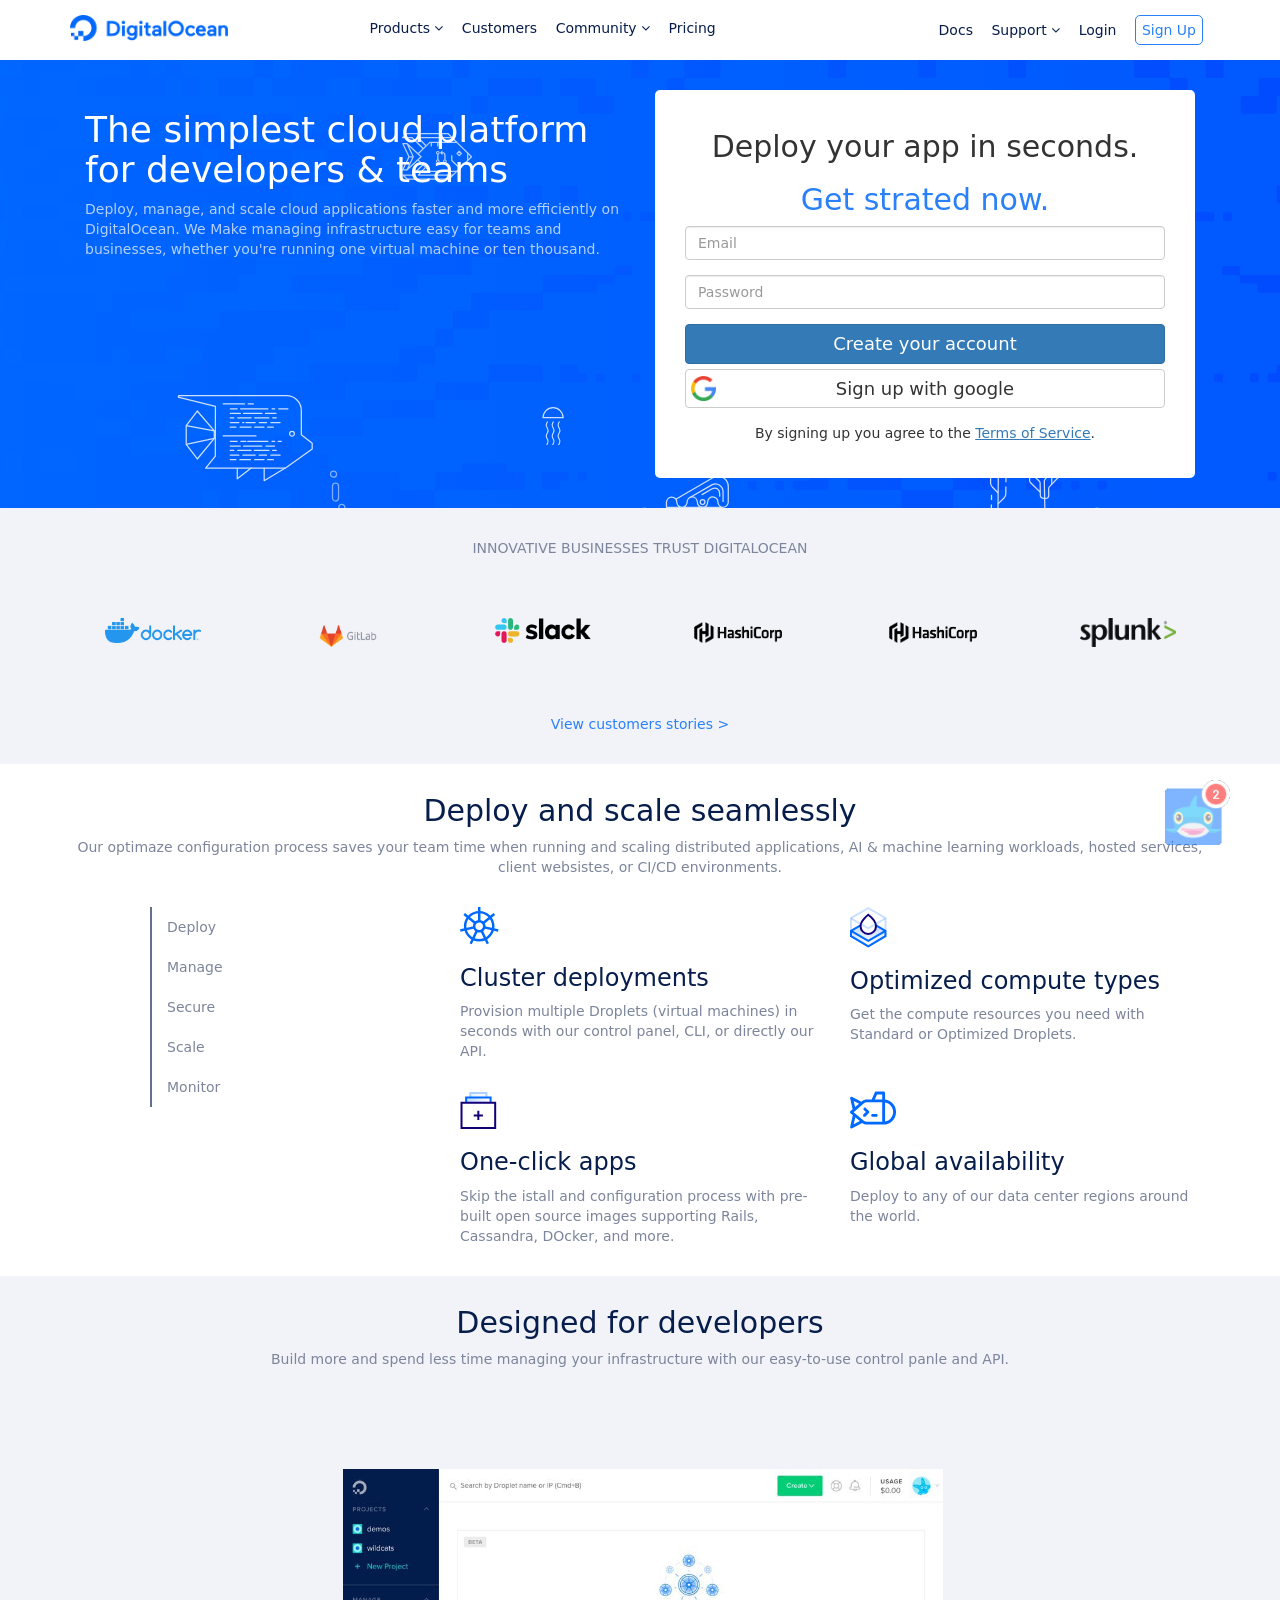
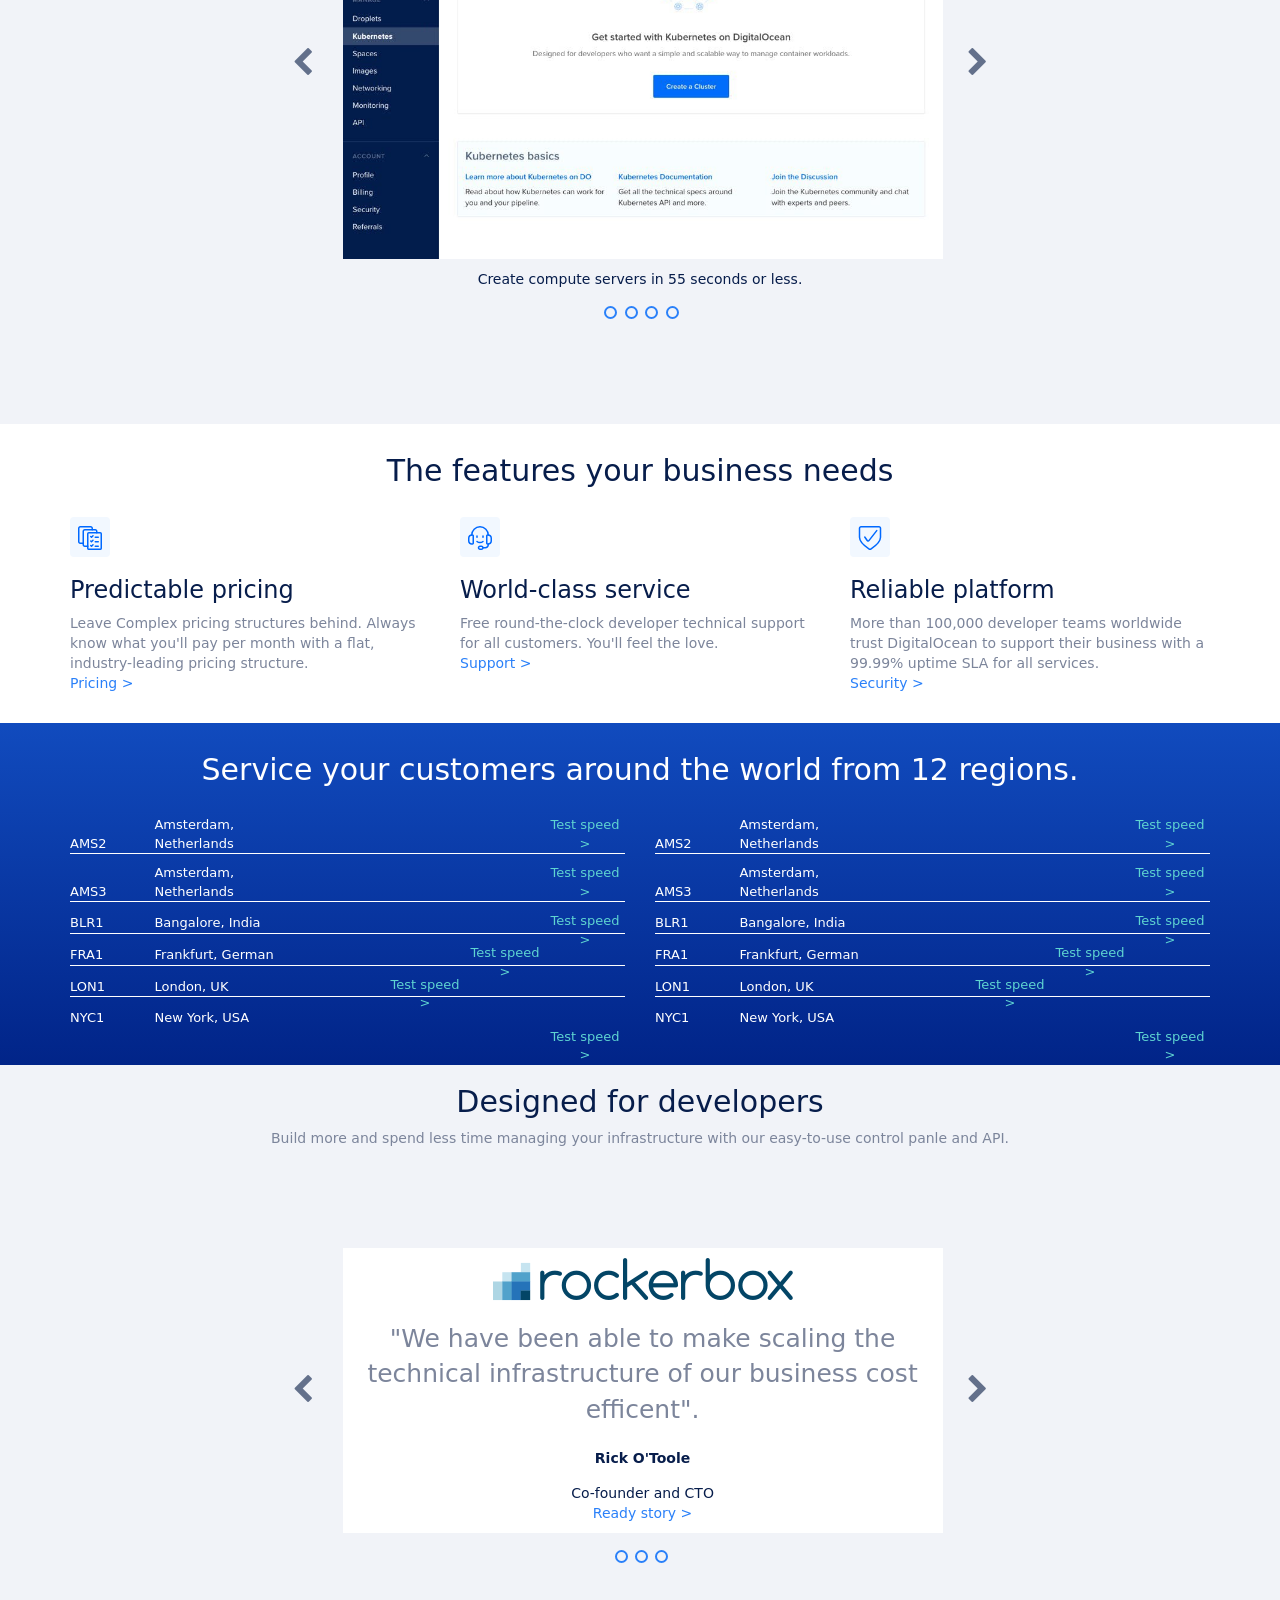
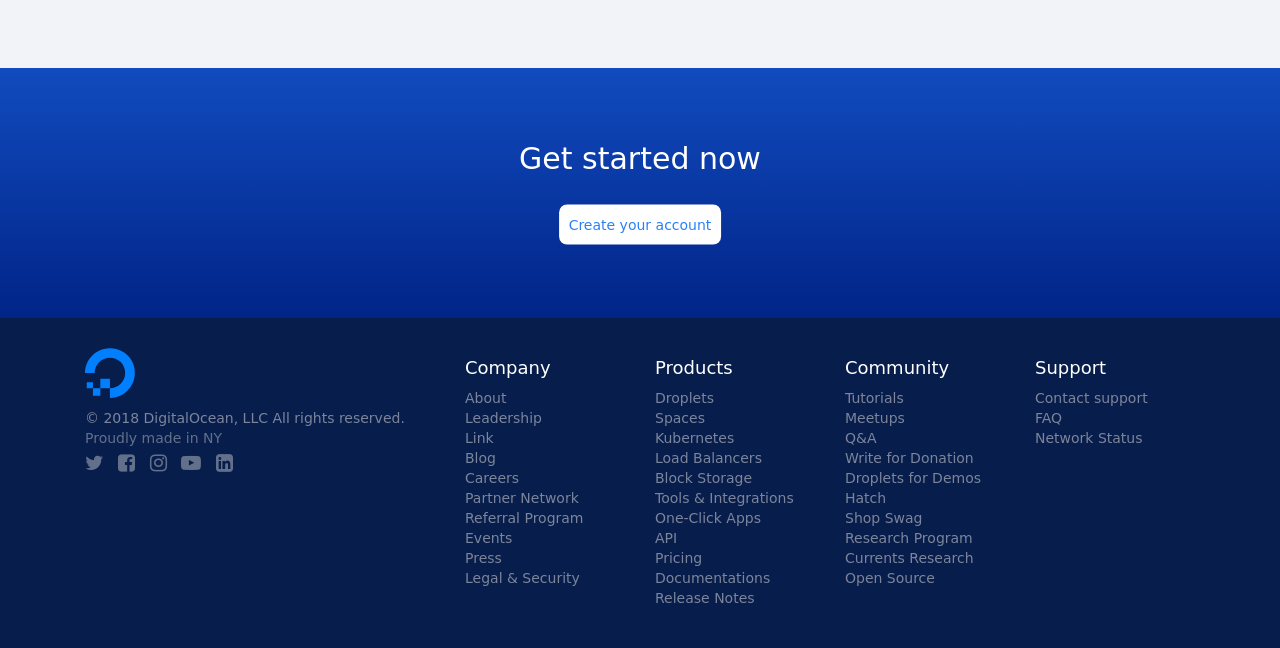
<file: digitalocean/index.html>
<!DOCTYPE html>
<html lang="en" dir="ltr">
  <head>
    <meta charset="utf-8">
    <meta name="viewport" content="width=device-width, initial-scale=1">
    <title>DigitalOceanDC</title>
    <link rel="stylesheet" href="https://stackpath.bootstrapcdn.com/bootstrap/3.4.1/css/bootstrap.min.css" integrity="sha384-HSMxcRTRxnN+Bdg0JdbxYKrThecOKuH5zCYotlSAcp1+c8xmyTe9GYg1l9a69psu" crossorigin="anonymous">
    <link rel="stylesheet" href="https://cdnjs.cloudflare.com/ajax/libs/font-awesome/4.7.0/css/font-awesome.min.css">
    <link rel="stylesheet" href="css/style.css">
  </head>
  <body>
    <!-- NAVBAR -->
    <nav class="safe-width">
      <div class="container">
        <div class="row nav-row">
          <!-- logo -->
          <div class="nav-logo col-xs-3">
            <a href="#logocliccabile">
              <img src="img/digitalocean/nav-logo.png" alt="">
            </a>
          </div>
          <!-- end logo -->
          <!-- nav left -->
          <ul class="nav-left col-md-5 hidden-xs hidden-sm font-darkblue">
            <li>
              Products
              <i class="fa fa-angle-down" aria-hidden="true"></i>
            </li>
            <li>Customers</li>
            <li>
              Community
              <i class="fa fa-angle-down" aria-hidden="true"></i>
            </li>
            <li>Pricing</li>
          </ul>
          <!-- end nav left -->
          <!-- nav right -->
          <ul class="nav-right text-right col-md-4  hidden-xs hidden-sm font-darkblue ">
            <li>Docs</li>
            <li>
              Support
              <i class="fa fa-angle-down" aria-hidden="true"></i>
            </li>
            <li>Login</li>
            <li>
              <button type="button" class="button-white">Sign Up</button>
            </li>
          </ul>
          <!-- end nav right -->
          <!-- hamburger menu -->
          <div class="nav-right nav-hamburger-menu col-xs-1 visible-xs-inline-block visible-sm-inline-block">
            <div class="hamburger-icon ">
              <i class="fa fa-bars" aria-hidden="true"></i>
            </div>
          </div>
          <!-- end hamburger menu -->
        </div>
      </div>
    </nav>
    <!-- END NAVBAR -->
    <!-- JUMBOTRON -->
    <div class="bg-jumbotron safe-width">
      <div class="container">
        <div class="row jumbotron-content-position">
          <!-- text section -->
          <div class="col-xs-12 col-sm-6">
            <div class="font-white">
              <h1>The simplest cloud platform for developers & teams</h1>
              <span class="font-transparent">
                Deploy, manage, and scale cloud applications faster and more efficiently on DigitalOcean. We Make managing infrastructure easy for teams and businesses, whether you're running one virtual machine or ten thousand.
              </span>
            </div>
          </div>
          <!-- end text section -->
          <!-- form section -->
          <div class="col-xs-12 col-sm-6">
            <form class="bg-color-white">
              <div class="text-center">
                <h2>Deploy your app in seconds.</h2>
                <h2 class="font-blue">Get strated now.</h2>
              </div>
              <div class="form-group">
                <input type="email" class="form-control" placeholder="Email">
              </div>
              <div class="form-group">
                <input type="password" class="form-control" placeholder="Password">
              </div>
              <button type="button" class="btn btn-primary review-button-block ">
                Create your account
              </button>
              <button type="button" class="btn btn-default  review-button-block button-icon">
                Sign up with google
              </button>
              <div class="service-terms-content text-center">
                <div>
                  By signing up you agree to the
                  <a class="text-underline">Terms of Service</a>.
                </div>
              </div>
            </form>
          </div>
          <!-- end form section -->
        </div>
      </div>
    </div>
    <!-- END JUMBOTRON -->
    <!-- CUSTOMERS LOGO SECTION-->
    <div class="customers-strip bg-color-lightgrey safe-width">
      <div class="container">
        <div class="row text-center">
          <div class="col-xs-12 margin-30px-0px">
            <span class="text-uppercase  font-gray">
              innovative businesses trust digitalocean
            </span>
          </div>
          <!-- loghi -->
          <div class="col-xs-6 col-sm-2">
            <div class="customers-logo margin-30px-0px">
              <img src="img/customers-logo/docker.png" alt="">
            </div>
          </div>
          <div class="col-xs-6 col-sm-2">
            <div class="customers-logo margin-30px-0px">
              <img src="img/customers-logo/gitlab.png" alt="">
            </div>
          </div>
          <div class="col-xs-6 col-sm-2">
            <div class="customers-logo margin-30px-0px">
              <img src="img/customers-logo/slack.png" alt="">
            </div>
          </div>
          <div class="col-xs-6 col-sm-2">
            <div class="customers-logo margin-30px-0px">
              <img src="img/customers-logo/hashicorp.png" alt="">
            </div>
          </div>
          <div class="col-xs-6 col-sm-2">
            <div class="customers-logo margin-30px-0px">
              <img src="img/customers-logo/hashicorp.png" alt="">
            </div>
          </div>
          <div class="col-xs-6 col-sm-2">
            <div class="customers-logo margin-30px-0px">
              <img src="img/customers-logo/splunk.webp" alt="">
            </div>
          </div>

          <div class="col-xs-12 margin-30px-0px">
              <a href="#customersstory" >
                <span class="font-blue link-hover">
                  View customers stories &gt;
                </span>
              </a>
          </div>
          <!-- end loghi -->
        </div>
      </div>
    </div>
    <!-- END CUSTOMERS LOGO SECTION -->
    <!-- PRODUCTS EXPLANATION SECTION-->
    <div class="product-explanation-section safe-width">
      <div class="container">
        <!-- main title and explanation -->
        <div class="margin-30px-0px text-center">
          <h2 class="font-darkblue">Deploy and scale seamlessly</h2>
          <span class="font-gray">
            Our optimaze configuration process saves your team time when running and scaling distributed applications, AI & machine learning workloads, hosted services, client websistes, or CI/CD environments.
          </span>
        </div>
        <!-- end main title and explanation -->
        <!-- macro row for nested element -->
        <div class="row">
          <!-- product specific tab -->
          <div class="col-xs-12 col-sm-4">
            <ul class="product-specifics-ul box-margin-bottom font-gray">
              <li>Deploy</li>
              <li>Manage</li>
              <li>Secure</li>
              <li>Scale</li>
              <li>Monitor</li>
            </ul>
          </div>
          <!-- end product specific tab -->
          <!-- nested total container -->
            <div class="col-xs-12 col-sm-8">
              <!-- nested first row top/left -->
              <div class="row">
                <!-- box left/top -->
                <div class="col-xs-12 col-sm-6">
                  <div class="box-margin-bottom">
                    <!-- icon -->
                    <div class="specifics-icon-container">
                      <i>
                        <img src="img/icon/helm-icon.svg" alt="">
                      </i>
                    </div>
                    <!-- end icon -->
                    <!-- text content -->
                    <div class="">
                      <h3 class="font-darkblue">Cluster deployments</h3>
                      <span class="font-gray">
                        Provision multiple Droplets (virtual machines) in seconds with our control panel, CLI, or directly our API.
                      </span>
                    </div>
                    <!-- end text content -->
                  </div>
                </div>
                <!-- end box left/top -->
                <!-- box right/bottom -->
                <div class="col-xs-12 col-sm-6">
                  <div class="box-margin-bottom">
                    <!-- icon -->
                    <div class="specifics-icon-container">
                      <i>
                        <img src="img/icon/drop-icon.svg" alt="">
                      </i>
                    </div>
                    <!-- end icon -->
                    <!-- text content -->
                    <div class="text-specifics">
                      <h3 class="font-darkblue">Optimized compute types</h3>
                      <span class="font-gray">
                        Get the compute resources you need with Standard or Optimized Droplets.
                      </span>
                    </div>
                    <!-- end text content -->
                  </div>
                </div>
                <!-- end box right/bottom -->
              </div>
              <!-- end nested first row top/left -->
              <!-- nested second row bottom/right -->
              <div class="row">
                <!-- box left/top -->
                <div class="col-xs-12 col-sm-6">
                  <div class="box-margin-bottom">
                    <!-- icon -->
                    <div class="specifics-icon-container">
                      <i>
                        <img src="img/icon/stacksplus-icon.svg" alt="">
                      </i>
                    </div>
                    <!-- end icon -->
                    <!-- text content -->
                    <div class="text-specifics">
                      <h3 class="font-darkblue">One-click apps</h3>
                      <span class="font-gray">
                        Skip the istall and configuration process with pre-built open source images supporting Rails, Cassandra, DOcker, and more.
                      </span>
                    </div>
                    <!-- end text content -->
                  </div>
                </div>
                <!-- end box left/top -->
                <!-- box right/down -->
                <div class="col-xs-12 col-sm-6">
                  <div class="box-margin-bottom">
                    <!-- icon -->
                    <div class="specifics-icon-container">
                      <i>
                        <img src="img/icon/submarine-icon.svg" alt="">
                      </i>
                    </div>
                    <!-- end icon -->
                    <!-- text content -->
                    <div class="text-specifics">
                      <h3 class="font-darkblue">Global availability</h3>
                      <span class="font-gray">
                        Deploy to any of our data center regions around the world.
                      </span>
                    </div>
                    <!-- end text content -->
                  </div>
                </div>
                <!-- box right/down -->
              </div>
              <!-- end nested second row bottom/right -->
            </div>
            <!-- end nested total container -->
        </div>
        <!-- end macro row for nested element -->
      </div>
    </div>
    <!-- END PRODUCTS EXPLANATION SECTION-->
    <!-- CAROUSEL ONE-->
    <div class="bg-color-lightgrey safe-width">
      <div class="container">
        <!-- title section -->
        <div class="margin-30px-0px text-center">
          <h2 class="font-darkblue">Designed for developers</h2>
          <span class="font-gray">
            Build more and spend less time managing your infrastructure with our easy-to-use control panle and API.
          </span>
        </div>
        <!-- title section -->
        <!-- photo swipe section -->
        <div class="photo-swipe text-center">
          <div class="img-swipe">
            <span class="left-chevron hidden-xs">
              <i class="fa fa-chevron-left" aria-hidden="true"></i>
            </span>
            <img src="img/digitalocean/screenshot.jpg" alt="">
            <span class="right-chevron hidden-xs">
              <i class="fa fa-chevron-right" aria-hidden="true"></i>
            </span>
          </div>
          <div class="swipe-comment font-darkblue">
            <span>
              Create compute servers in 55 seconds or less.
            </span>
          </div>
          <!-- swipe radio button -->
          <div class="swipe-btn-container">
            <div class="disp-inlineblock">
              <div class="radio-btn-custom">
              </div>
            </div>
            <div class="disp-inlineblock">
              <div class="radio-btn-custom">
              </div>
            </div>
            <div class="disp-inlineblock">
              <div class="radio-btn-custom">
              </div>
            </div>
            <div class="disp-inlineblock">
              <div class="radio-btn-custom">
              </div>
            </div>
          </div>
          <!-- end swipe radio button -->
        </div>
        <!-- end photo swipe section -->
      </div>
    </div>
    <!-- END CAROUSEL ONE -->
    <!-- FEATURES NEEDS SECTION -->
    <div class="features-section safe-width">
      <!-- container -->
      <div class="container">
        <div class="margin-30px-0px text-center">
          <h2 class="font-darkblue">The features your business needs</h2>
        </div>
        <div class="row">
          <!-- box 1 -->
          <div class="col-xs-12 col-sm-4">
            <div class="box-margin-bottom">
              <div class="features-icon-container">
                <i>
                  <img src="img/icon/predictable-icon.svg" alt="">
                </i>
              </div>
              <div class="text-features-container">
                <h3 class="font-darkblue">Predictable pricing</h3>
                <span class="font-gray">
                  Leave Complex pricing structures behind. Always know what you'll pay per month with a flat, industry-leading pricing structure.
                </span>
                <div class="features-link-container">
                  <a href="pricing">
                    <span class="font-blue link-hover">
                      Pricing &gt;
                    </span>
                  </a>
                </div>
              </div>
            </div>
          </div>
          <!-- end box 1 -->
          <!-- box 2 -->
          <div class="col-xs-12 col-sm-4">
            <div class="box-margin-bottom">
              <div class="features-icon-container">
                <i>
                  <img src="img/icon/worldclass-icon.svg" alt="">
                </i>
              </div>
              <div class="text-features-container">
                <h3 class="font-darkblue">World-class service</h3>
                <span class="font-gray">
                  Free round-the-clock developer technical support for all customers. You'll feel the love.
                </span>
                <div class="features-link-container">
                  <a href="support">
                    <span class="font-blue link-hover">
                      Support &gt;
                    </span>
                  </a>
                </div>
              </div>
            </div>
          </div>
          <!-- end box 2 -->
          <!-- box 3 -->
          <div class="col-xs-12 col-sm-4">
            <div class="box-margin-bottom">
              <div class="features-icon-container">
                <i>
                  <img src="img/icon/realiable-icon.svg" alt="">
                </i>
              </div>
              <div class="text-features-container">
                <h3 class="font-darkblue">Reliable platform</h3>
                <span class="font-gray">
                  More than 100,000 developer teams worldwide trust DigitalOcean to support their business with a 99.99&percnt; uptime SLA for all services.
                </span>
                <div class="features-link-container">
                  <a href="security">
                    <span class="font-blue link-hover">
                      Security &gt;
                    </span>
                  </a>
                </div>
              </div>
            </div>
          </div>
          <!-- end box 3 -->
        </div>
      </div>
      <!-- end container     -->
    </div>
    <!-- END FEATURES NEEDS SECTION -->
    <!-- TAB SECTION -->
    <div class="tab-section bg-color-blue-gradient safe-width">
      <!-- grid container -->
      <div class="container">
        <!-- tab main title -->
        <div class="margin-30px-0px text-center">
          <h2 class="font-white">Service your customers around the world from 12 regions.</h2>
        </div>
        <!-- end tab main title -->
        <!-- tab grid macro row -->
        <div class="row">
          <!-- table one -->
          <div class="col-xs-12 col-sm-6">
            <div class="box-margin-bottom">
              <ul class="row-item-container tab-border-style">
                <li>ams2</li>
                <li>amsterdam, netherlands</li>
                <li>
                  <a href="testspeed" >
                    <span class="font-coralblue link-hover">
                      Test speed &gt;
                    </span>
                  </a>
                </li>
              </ul>

              <ul class="row-item-container tab-border-style">
                <li>ams3</li>
                <li>amsterdam, netherlands</li>
                <li>
                  <a href="testspeed" >
                    <span class="font-coralblue link-hover">
                      Test speed &gt;
                    </span>
                  </a>
                </li>
              </ul>

              <ul class="row-item-container tab-border-style">
                <li>blr1</li>
                <li>bangalore, india</li>
                <li>
                  <a href="testspeed" >
                    <span class="font-coralblue link-hover">
                      Test speed &gt;
                    </span>
                  </a>
                </li>
              </ul>

              <ul class="row-item-container tab-border-style">
                <li>fra1</li>
                <li>frankfurt, german</li>
                <li>
                  <a href="testspeed" >
                    <span class="font-coralblue link-hover">
                      Test speed &gt;
                    </span>
                  </a>
                </li>
              </ul>

              <ul class="row-item-container tab-border-style">
                <li>lon1</li>
                <li>london, UK</li>
                <li>
                  <a href="testspeed" >
                    <span class="font-coralblue link-hover">
                      Test speed &gt;
                    </span>
                  </a>
                </li>
              </ul>

              <ul class="row-item-container">
                <li>nyc1</li>
                <li>new york, USA</li>
                <li>
                  <a href="testspeed" >
                    <span class="font-coralblue link-hover">
                      Test speed &gt;
                    </span>
                  </a>
                </li>
              </ul>
            </div>
          </div>
          <!-- end table one -->
          <!-- table two -->
          <div class="col-xs-12 col-sm-6">
            <div class="box-margin-bottom">
              <ul class="row-item-container tab-border-style">
                <li>ams2</li>
                <li>amsterdam, netherlands</li>
                <li>
                  <a href="testspeed" >
                    <span class="font-coralblue link-hover">
                      Test speed &gt;
                    </span>
                  </a>
                </li>
              </ul>

              <ul class="row-item-container tab-border-style">
                <li>ams3</li>
                <li>amsterdam, netherlands</li>
                <li>
                  <a href="testspeed" >
                    <span class="font-coralblue link-hover">
                      Test speed &gt;
                    </span>
                  </a>
                </li>
              </ul>

              <ul class="row-item-container tab-border-style">
                <li>blr1</li>
                <li>bangalore, india</li>
                <li>
                  <a href="testspeed" >
                    <span class="font-coralblue link-hover">
                      Test speed &gt;
                    </span>
                  </a>
                </li>
              </ul>

              <ul class="row-item-container tab-border-style">
                <li>fra1</li>
                <li>frankfurt, german</li>
                <li>
                  <a href="testspeed" >
                    <span class="font-coralblue link-hover">
                      Test speed &gt;
                    </span>
                  </a>
                </li>
              </ul>

              <ul class="row-item-container tab-border-style">
                <li>lon1</li>
                <li>london, UK</li>
                <li>
                  <a href="testspeed" >
                    <span class="font-coralblue link-hover">
                      Test speed &gt;
                    </span>
                  </a>
                </li>
              </ul>

              <ul class="row-item-container">
                <li>nyc1</li>
                <li>new york, USA</li>
                <li>
                  <a href="testspeed" >
                    <span class="font-coralblue link-hover">
                      Test speed &gt;
                    </span>
                  </a>
                </li>
              </ul>
            </div>
            <!-- end table two -->
          </div>
        </div>
        <!-- tab grid macro row -->
      </div>
      <!-- end grid container -->
    </div>
    <!-- END TAB SECTION -->
    <!-- CAROUSEL TWO SECTION-->
    <div class="bg-color-lightgrey safe-width">
      <div class="container">
        <!-- title section -->
        <div class="main-title-developer-section text-center">
          <h2 class="font-darkblue">Designed for developers</h2>
          <span class="font-gray">
            Build more and spend less time managing your infrastructure with our easy-to-use control panle and API.
          </span>
        </div>
        <!-- title section -->
        <!-- photo swipe section -->
        <div class="photo-swipe text-center">
          <div class="img-swipe">
            <span class="left-chevron hidden-xs">
              <i class="fa fa-chevron-left" aria-hidden="true"></i>
            </span>
            <div class="text-box-carousel text-center">
              <img src="img/digitalocean/rockerbox.png" alt="">
              <div class="quote font-gray">
                <span> "We have been able to make scaling the technical infrastructure of our business cost efficent".
                </span>
              </div>
              <div class="author-quote font-darkblue">
                <span>Rick O'Toole</span>
              </div>
              <div class="job-position font-darkblue">
                <span>Co-founder and CTO</span>
              </div>
              <div class="swipe-comment">
                <a href="ready-story" >
                  <span class="font-blue link-hover">
                    Ready story &gt;
                  </span>
                </a>
              </div>
            </div>
            <span class="right-chevron hidden-xs">
              <i class="fa fa-chevron-right" aria-hidden="true"></i>
            </span>
          </div>

          <!-- swipe radio button -->
          <div class="swipe-btn-container">
            <div class="disp-inlineblock">
              <div class="radio-btn-custom">
              </div>
            </div>
            <div class="disp-inlineblock">
              <div class="radio-btn-custom">
              </div>
            </div>
            <div class="disp-inlineblock">
              <div class="radio-btn-custom">
              </div>
            </div>
          <!-- end swipe radio button -->
          </div>
          <!-- end photo swipe section -->
        </div>
      </div>
    </div>
    <!-- END CAROUSEL TWO SECTION -->
    <!-- GET STARTED SECTION -->
    <div class="get-started-section bg-color-blue-gradient position-relative safe-width">
      <div class="main-title-get text-center">
        <h2 class="font-white">Get started now</h2>
        <div class="button-create-account bg-color-white">
          <span class="font-blue">Create your account</span>
        </div>
      </div>
    </div>
    <!-- END GET STARTED SECTION -->
    <!-- FOOTER SECTION -->
    <footer class="container-fluid bg-color-darkblue safe-width">
      <!-- container -->
      <div class="container">
        <!-- total row -->
        <div class="row margin-30px-0px">
          <!-- logo col -->
          <div class="col-xs-12 col-md-4">
            <!-- logo copyright section -->
            <div class="logo-footer-container">
              <div class="logo-footer">
                <img src="img/digitalocean/logo-footer.svg" alt="">
              </div>
              <div class="copyright-text font-gray">
                &copy; 2018 DigitalOcean, LLC All rights reserved.
              </div>
              <div class="made-in font-darkgray">
                Proudly made in NY
              </div>
              <div class="social-icon font-darkgray">
                <i class="fa fa-twitter" aria-hidden="true"></i>
                <i class="fa fa-facebook-square" aria-hidden="true"></i>
                <i class="fa fa-instagram" aria-hidden="true"></i>
                <i class="fa fa-youtube-play" aria-hidden="true"></i>
                <i class="fa fa-linkedin-square" aria-hidden="true"></i>
              </div>
            </div>
            <!-- end logo copyright section -->
          </div>
            <!-- end logo col -->
            <!-- col company -->
            <div class="col-xs-12 col-sm-6 col-md-2">
              <div class="list-title">
                <h4 class="font-white">Company</h4>
              </div>
              <ul class="footer-list font-gray">
                <li>About</li>
                <li>Leadership</li>
                <li>Link</li>
                <li>Blog</li>
                <li>Careers</li>
                <li>Partner Network</li>
                <li>Referral Program</li>
                <li>Events</li>
                <li>Press</li>
                <li>Legal & Security</li>
              </ul>
            </div>
            <!-- end col company -->
            <!-- col products -->
            <div class="col-xs-12 col-sm-6 col-md-2">
              <div class="list-title">
                <h4 class="font-white">Products</h4>
              </div>
              <ul class="footer-list font-gray">
                <li>Droplets</li>
                <li>Spaces</li>
                <li>Kubernetes</li>
                <li>Load Balancers</li>
                <li>Block Storage</li>
                <li>Tools & Integrations</li>
                <li>One-Click Apps</li>
                <li>API</li>
                <li>Pricing</li>
                <li>Documentations</li>
                <li>Release Notes</li>
              </ul>
            </div>
            <!-- end col products -->
            <!-- col community -->
            <div class="col-xs-12 col-sm-6 col-md-2">
              <div class="list-title">
                <h4 class="font-white">Community</h4>
              </div>
              <ul class="footer-list font-gray">
                <li>Tutorials</li>
                <li>Meetups</li>
                <li>Q&A</li>
                <li>Write for Donation</li>
                <li>Droplets for Demos</li>
                <li>Hatch</li>
                <li>Shop Swag</li>
                <li>Research Program</li>
                <li>Currents Research</li>
                <li>Open Source</li>
              </ul>
            </div>
            <!-- end col community -->
            <!-- col support -->
            <div class="col-xs-12 col-sm-6 col-md-2">
              <div class="list-title">
                <h4 class="font-white">Support</h4>
              </div>
              <ul class="footer-list font-gray">
                <li>Contact support</li>
                <li>FAQ</li>
                <li>Network Status</li>
              </ul>
            </div>
            <!-- end col support -->
        </div>
        <!-- end total row -->
      </div>
      <!-- end container -->
      <!-- shark fixed -->
      <div class="fixed-bottom">
        <div class="shark disp-inlineblock">
          <img src="img/digitalocean/fish.png" alt="">
        </div>
        <div class="speech-bubble">
          <div class="text-speech-bubble">
            Can I help answer any question you have about DigitalOcean?
          </div>
        </div>
      </div>
      <!-- end shark fixed -->
    </footer>
    <!-- END FOOTER SECTION -->
  </body>
</html>
</file>
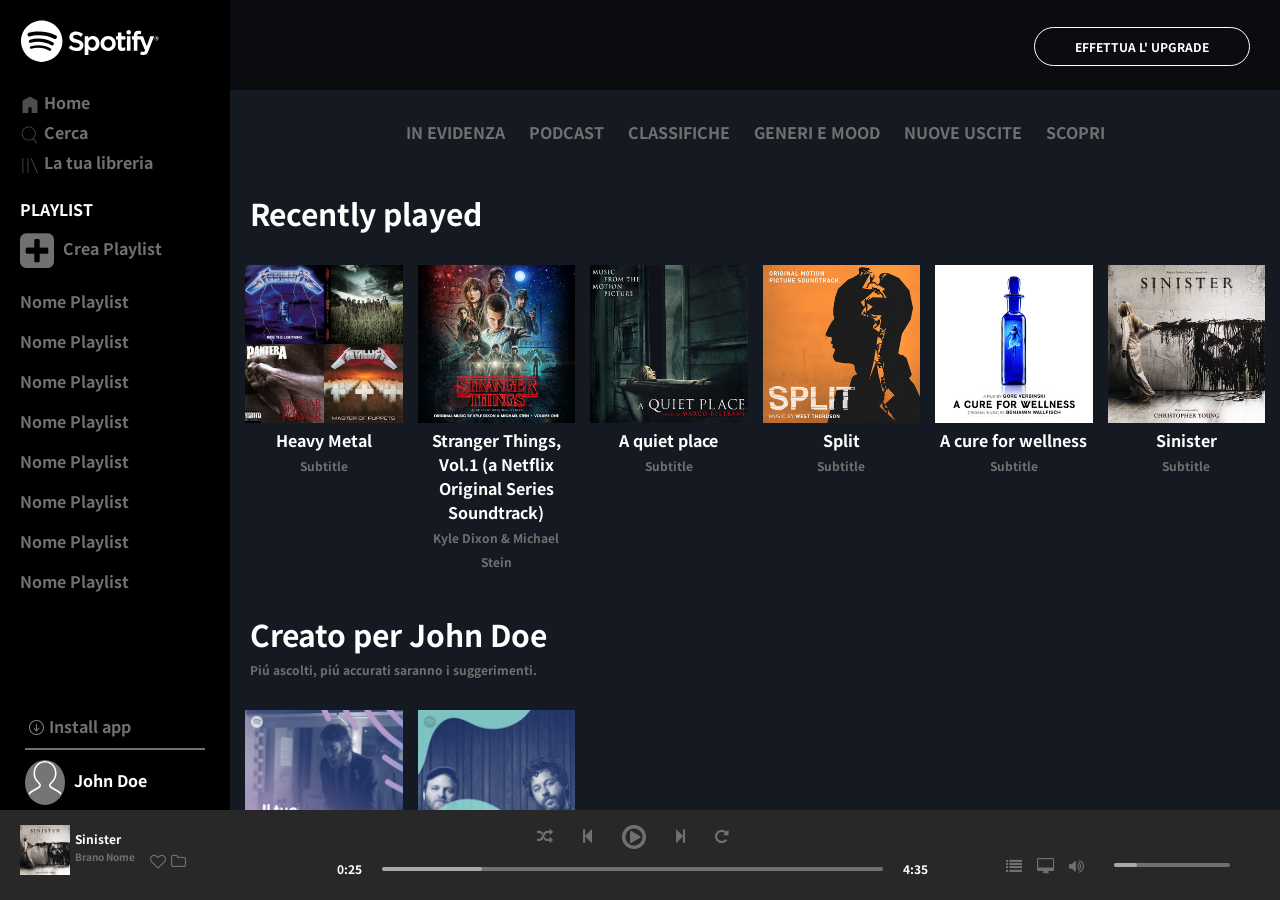
<file: spotifyweb/index.html>
<!DOCTYPE html>
<html lang="en" dir="ltr">
  <head>
    <meta charset="utf-8">
    <meta name="viewport" content="width=device-width, initial-scale=1">
    <title>SpotifyWebDC</title>
    <link rel="icon" href="img/icon/favicon.ico">
    <link rel="preconnect" href="https://fonts.gstatic.com">
    <link href="https://fonts.googleapis.com/css2?family=Noto+Sans+JP:wght@100;300;400;500;700;900&display=swap" rel="stylesheet">
    <link rel="stylesheet" href="css/style.css">
    <link rel="stylesheet" href="https://cdnjs.cloudflare.com/ajax/libs/font-awesome/4.7.0/css/font-awesome.min.css">
  </head>
  <body>
    <!-- TOTAL PAGE -->
    <div class="wrapper bg-color-blackrussian">
      <!-- CONTAINER MAIN PAGE -->
      <main class="main-page-container clearfix">
        <!-- SIDE-BAR SECTION -->
        <section class="side-bar bg-color-black float-l  flex-column hidden-height90">
          <!-- side-bar top logo/nav menu/ playlist button -->
          <div class="side-top">
            <div class="logo-container  hidden-xs">
              <img src="img/icon/logo.svg" alt="" class="">
            </div>
            <div class="xs-logo-sidebar font-white hidden-sm hidden-md">
              <i class="fa fa-spotify" aria-hidden="true">
              </i>
            </div>
            <div class="nav-side-b">
              <ul>
                <li>
                  <a href="#">
                    <div class="vertical-line">
                    </div>
                    <img src="img/icon/home.svg" alt="">
                    <span class="hidden-xs menu">
                      Home
                    </span>
                  </a>
                </li>
                <li>
                  <a href="#">
                    <div class="vertical-line">
                    </div>
                    <img src="img/icon/search.svg" alt="">
                    <span class="hidden-xs menu">
                      Cerca
                    </span>
                  </a>
                </li>
                <li>
                  <a href="#">
                    <div class="vertical-line">
                    </div>
                    <img src="img/icon/libreria.svg" alt="">
                    <span class="hidden-xs menu">
                      La tua libreria
                    </span>
                  </a>
                </li>
              </ul>
            </div>
            <div class="playlist-container hidden-xs padding-l20 ">
              <div class="playlist-title-section">
                <span class="font-white">
                  PLAYLIST
                </span>
              </div>
              <div class="crea-pl-container over-white">
                <i class="fa fa-plus-square" aria-hidden="true">
                </i>
                <span class="">
                  Crea Playlist
                </span>
              </div>
            </div>
          </div>
          <!-- end side-bar top logo/nav menu/ playlist button -->
          <!-- playlist with scroll -->
          <ul class="scroll-list padding-l20 hidden-xs">
            <li class="over-white">
              Nome Playlist
            </li>
            <li class="over-white">
              Nome Playlist
            </li>
            <li class="over-white">
              Nome Playlist
            </li>
            <li class="over-white">
              Nome Playlist
            </li>
            <li class="over-white">
              Nome Playlist
            </li>
            <li class="over-white">
              Nome Playlist
            </li>
            <li class="over-white">
              Nome Playlist
            </li>
            <li class="over-white">
              Nome Playlist
            </li>
          </ul>
          <!-- end playlist with scroll -->
          <!-- install app and user name -->
          <div class="side-bottom">
            <div class="user-container padding-l20 ">
              <div class="download-app">
                <div class="download ">
                  <a href="#" class=" link-downl">
                    <img src="img/icon/download.svg" alt="">
                    <span class="hidden-xs over-white">
                      Install app
                    </span>
                  </a>
                </div>
                <div class="user">
                  <div class="user-img">
                    <img src="img/icon/profile.svg" alt="">
                    <span class="font-white hidden-xs">
                      John Doe
                    </span>
                  </div>
                </div>
              </div>
            </div>
          </div>
          <!-- install app and user name -->
        </section>
        <!-- END SIDE-BAR SECTION -->
        <!-- CENTRAL PAGE SECTION -->
        <section class="box-r float-l hidden-height90 bg-color-blackrussian">
          <header class="fixed hidden-height90">
            <div class="button-upgrade-container float-r">
              <a href="#" class="button font-white">
                EFFETTUA L' UPGRADE
              </a>
            </div>
          </header>
          <nav class="flex">
            <ul>
              <li>
                <a href="#">
                  IN EVIDENZA
                </a>
                <hr>
              </li>
              <li>
                <a href="#">
                  PODCAST
                </a>
                <hr>
              </li>
              <li>
                <a href="#">
                  CLASSIFICHE
                </a>
                <hr>
              </li>
              <li>
                <a href="#">
                  GENERI E MOOD
                </a>
                <hr>
              </li>
              <li>
                <a href="#">
                  NUOVE USCITE
                </a>
                <hr>
              </li>
              <li>
                <a href="#">
                  SCOPRI
                </a>
                <hr>
              </li>
            </ul>
          </nav>
          <!-- albums row recently played -->
          <div class="margin-main-titl">
            <span class="main-title font-white">
              Recently played
            </span>
          </div>
          <div class="flex albums-hr">
            <div class="img-album-container">
              <div class="img-box">
                <img src="img/label/metal_lifting.jpg" alt="">
              </div>
              <div class="label-title-box text-center">
                <a href="#" class="font-white over-underline">
                  Heavy Metal
                </a>
                <div class="label-subtitle ">
                  <a href="#" class="subtitle over-underline">
                    Subtitle
                  </a>
                </div>
              </div>
            </div>
            <div class="img-album-container">
              <div class="img-box">
                <img src="img/label/stranger.jpeg" alt="">
              </div>
              <div class="label-title-box text-center">
                <a href="#" class="font-white over-underline">
                  Stranger Things, Vol.1 (a Netflix Original Series Soundtrack)
                </a>
                <div class="label-subtitle ">
                  <a href="#" class="subtitle over-underline">
                    Kyle Dixon & Michael Stein
                  </a>
                </div>
              </div>
            </div>
            <div class="img-album-container">
              <div class="img-box">
                <img src="img/label/aquietplace.jpeg" alt="">
              </div>
              <div class="label-title-box text-center">
                <a href="#" class="font-white over-underline">
                  A quiet place
                </a>
                <div class="label-subtitle">
                  <a href="#" class="subtitle over-underline">
                    Subtitle
                  </a>
                </div>
              </div>
            </div>
            <div class="img-album-container">
              <div class="img-box">
                <img src="img/label/split.jpeg" alt="">
              </div>
              <div class="label-title-box text-center">
                <a href="#" class="font-white over-underline">
                  Split
                </a>
                <div class="label-subtitle ">
                  <a href="#" class="subtitle over-underline">
                    Subtitle
                  </a>
                </div>
              </div>
            </div>
            <div class="img-album-container">
              <div class="img-box">
                <img src="img/label/cure.jpeg" alt="">
              </div>
              <div class="label-title-box text-center">
                <a href="#" class="font-white over-underline">
                  A cure for wellness
                </a>
                <div class="label-subtitle ">
                  <a href="#" class="subtitle over-underline">
                    Subtitle
                  </a>
                </div>
              </div>
            </div>
            <div class="img-album-container">
              <div class="img-box">
                <img src="img/label/sinister.jpeg" alt="">
              </div>
              <div class="label-title-box text-center">
                <a href="#" class="font-white over-underline">
                  Sinister
                </a>
                <div class="label-subtitle ">
                  <a href="#" class="subtitle over-underline">
                    Subtitle
                  </a>
                </div>
              </div>
            </div>
          </div>
          <!-- end albums row recently played -->
          <!-- albums row create for user -->
          <div class="margin-main-titl">
            <span class="main-title font-white">
              Creato per John Doe
            </span>
            <br>
            <span class="subtitle">
              Piú ascolti, piú accurati saranno i suggerimenti.
            </span>
          </div>
          <div class="flex albums-hr">
            <div class="img-album-container">
              <div class="img-box">
                <img src="img/label/radar.jpeg" alt="">
              </div>
              <div class="label-title-box text-center">
                <a href="#" class="font-white over-underline">
                  Rlease Radar
                </a>
              </div>
            </div>
            <div class="img-album-container">
              <div class="img-box">
                <img src="img/label/mixdaily.jpeg" alt="">
              </div>
              <div class="label-title-box text-center">
                <a href="#" class="font-white over-underline">
                  Daily Mix 1
                </a>
              </div>
            </div>
          </div>
          <!-- end albums row create for user -->
          <!-- albums row popolar artists -->
          <div class="margin-main-titl">
            <span class="main-title font-white">
              Artisti piú popolari
            </span>
            <br>
            <span class="subtitle">
              Piú ascolti, piú accurati saranno i suggerimenti.
            </span>
          </div>
          <div class="flex albums-hr">
            <div class="img-album-container">
              <div class="img-box circular-img">
                <img src="img/label/youg.jpeg" alt="">
              </div>
              <div class="label-title-box text-center">
                <a href="#" class="font-white over-underline">
                  Lana del Rey
                </a>
              </div>
            </div>
            <div class="img-album-container">
              <div class="img-box circular-img">
                <img src="img/label/einaudi.jpeg" alt="">
              </div>
              <div class="label-title-box text-center">
                <a href="#" class="font-white over-underline">
                  Einaudi
                </a>
              </div>
            </div>
          </div>
          <!-- end albums row popolar artists -->
        </section>
        <!-- END CENTRAL PAGE SECTION -->
      </main>
      <!-- END CONTAINER MAIN PAGE -->
      <!-- FOOTER -->
      <footer class="bg-color-gray flex footer-row">
        <!-- left footer section -->
        <section class="footer-col-lateral flex footer-sx">
          <div class="album-mini-img hidden-xs">
            <img src="img/label/sinister.jpeg" alt="">
          </div>
          <div class="box-titl-minialbum">
            <span class="title-mini-album font-white over-underline">
              Sinister
            </span>
            <div class="subtitle-mini-album over-underline">
              <span >
                Brano Nome
              </span>
            </div>
          </div>
          <div class=" flex icon-folder-like">
            <span class="over-white icon-foot-left">
              <i class="fa fa-heart-o" aria-hidden="true">
              </i>
            </span>
            <span class="over-white icon-foot-left">
              <i class="fa fa-folder-o" aria-hidden="true">
              </i>
            </span>
          </div>
        </section>
        <!-- end left footer section -->
        <!--  central footer section -->
        <section class="footer-col-center ">
          <div class="player ">
            <ul class="flex player-cmd">
              <li class="over-white">
                <i class="fa fa-random" aria-hidden="true">
                </i>
              </li>
              <li class="over-white">
                <i class="fa fa-step-backward" aria-hidden="true">
                </i>
              </li>
              <li class="play-resize">
                <i class="fa fa-play-circle-o" aria-hidden="true">
                </i>
              </li>
              <li class="over-white">
                <i class="fa fa-step-forward" aria-hidden="true">
                </i>
              </li>
              <li class="over-white">
                <i class="fa fa-repeat" aria-hidden="true">
                </i>
              </li>
            </ul>
            <div class="flex play-bar-row hidden-underxs">
              <div class="time font-white">
                <span>
                  0:25
                </span>
              </div>
              <div class="play-bar">
                <div class="play-position-20perc">
                  <div class="playhead">
                  </div>
                </div>
              </div>
              <div class="time font-white hidden-xs">
                <span>
                  4:35
                </span>
              </div>
            </div>
          </div>
        </section>
        <!-- end central footer section -->
        <!-- right footer section -->
        <section class="footer-col-lateral footer-dx">
          <div class="flex controllers">
            <ul class="flex">
              <li class="over-white">
                <i class="fa fa-list" aria-hidden="true">
                </i>
              </li>
              <li class="over-white">
                <i class="fa fa-desktop" aria-hidden="true">
                </i>
              </li>
              <li class="over-white">
                <i class="fa fa-volume-up" aria-hidden="true">
                </i>
              </li>
            </ul>
            <div class="volume-bar hidden-md hidden-sm hidden-xs">
              <div class="volume-position-20perc">
                <div class="vol-head">
                </div>
              </div>
            </div>
          </div>
        </section>
        <!-- end right footer section -->
      </footer>
      <!-- END FOOTER -->
    </div>
    <!-- END TOTAL PAGE -->
  </body>
</html>
</file>
<file: digitalocean/css/style.css>
/* UTILITY*/
body {
  font-family: Sailec-Regular,"system-ui",-apple-system,BlinkMacSystemFont,Segoe UI,Roboto,Helvetica Neue,Helvetica,Arial,"sans-serif";
}

.safe-width {        /*permette di non avere rotture del layout sotto i 358px*/
  min-width: 358px;
}

a:hover {
  text-decoration: none;
}

ul {
  padding: 0;
}

li {
  list-style: none;
}

.text-underline {
  text-decoration: underline;
}

.position-relative {
  position: relative;
}

.margin-30px-0px {
  margin: 30px 0px;
}

.box-margin-bottom {
  margin-bottom: 30px;
}

.disp-inlineblock {
  display: inline-block;
}

/* utility color */

.bg-color-white {
  background-color: #fff;
}

.bg-color-lightgrey {
  background-color: #F1F3F8;
}

.bg-color-darkblue {
  background-color: #071D4B;
}

.bg-color-blue-gradient {
  background-image: linear-gradient(#114BBE, #012488);
}

.font-white {
  color: #fff;
}

.font-transparent {
  opacity: 0.7;
}

.font-blue {
  color: #2A80F9;
}

.font-darkblue {
  color: #071D4B;
}

.font-coralblue {
  color:#5FD4D1;
}

.font-darkgray {
  color: #63708B;
}

.font-gray {
  color: #7C859B;
}

.tab-border-style{
  border-bottom: 1px solid #fff;
}

.link-hover:hover {
  color: #083ff5;
}

/* utility position */

.fixed-bottom{
  position: fixed;
  z-index: 100;
  bottom: 50px;
  left: 50px;
}

/* size fisse */

.img-swipe > .text-box-carousel > img {
  max-width:300px;
}

.customers-logo > img {
  width: 160px;
  text-align: center;
}

.icon-img-resize > img {
  height: 18px;
}

.get-started-section {
  height: 250px;
}

.nav-row {
  height: 60px;
}

/* navbar */

.nav-logo > a >img {
  width: 158px;
}

.nav-row > ul > li {
  display: inline-block;
  padding-left: 7px;
  padding-right: 7px;
  vertical-align: middle;
  line-height: 26px;
  text-align: center;
  font-size: 14px;
}

.nav-row > ul > li:hover {
  color: #2A80F9;
}

.nav-row > ul > li:active {
  border: 1px solid #2A80F9;
  border-radius: 5px;
}

.nav-row {
  padding-top: 15px;
}

.hamburger-icon > i {
  font-size: 25px;
  color: #2A80F9;
}

.hamburger-icon > i:hover {
  text-shadow: 3px 3px 3px #5D6985;
}

.button-white {
  background-color: #fff;
  color: #2A80F9;
  border: 1px solid #2A80F9;
  border-radius: 5px;
}

.button-white:hover {
  background-color: #2A80F9;
  color: #fff;
  border: 1px solid #2A80F9;
  border-radius: 5px;
}

.nav-right {
  float: right;
}

/* jumbotron */

.jumbotron-content-position {
  margin: 30px 0px;
}

.bg-jumbotron {
  background-image: url("../img/digitalocean/bg-jumbotron.svg");
  background-repeat: no-repeat;
  background-position: center;
  background-size: cover;
}

form {
  padding: 20px 30px;
  border-radius: 5px;
}

.review-button-block {
  display: block;
  width: 100%;
  font-size: 18px;
  margin-bottom: 5px;
  position: relative;
}

.button-icon::before {
  content:"";
  background-image: url("../img/icon/g-icon.png");
  background-size:25px;
  width:25px;
  height:25px;
  position: absolute;
  left: 5px;
}

.service-terms-content {
  margin: 15px 0px;
}

/* products explanation section */

.product-explanation-section .product-specifics-ul > li {
  border-left: 2px solid #63708B;
  padding-left: 15px;
  line-height: 40px;
}

.product-explanation-section .product-specifics-ul > li:hover {
  border-left: 2px solid #2A80F9;
  padding-left: 15px;
  color: #071D4B;
}

/* carousel one*/

.photo-swipe {
  margin: 100px 0px;
}

.img-swipe {
  margin-bottom: 10px;
}

.img-swipe > img {
  width: 100%;
  max-width: 300px;
}

/* creazione radiobutton del carousel */

.swipe-btn-container {
  margin-top: 40px;
}

.radio-btn-custom {
  width: 10px;
  height: 10px;
  background: transparent;
  border-radius: 50%;
  border:2px solid #2A80F9;
  margin-left: 3px;
}

.radio-btn-custom:hover {
  background: #2A80F9;
}

/* tab */

ul.row-item-container{
  width: 100%;
}

ul.row-item-container li {
  display: inline-block;
  font-size: 13px;
}

ul.row-item-container li:first-child {
  color: #fff;
  width: 80px;
  text-transform: uppercase;
}

ul.row-item-container li:nth-child(2) {
  color: #fff;
  text-transform:capitalize;
  width: 160px;
  text-align: left;
}

ul.row-item-container li:nth-child(3) {
  width: 80px;
  text-align: center;
  float: right;
}

/* carousel two */

.img-swipe > .text-box-carousel {
  display: inline-block;
  width: 100%;
  max-width: 500px;
  background-color: #fff;
  padding: 10px;
}

.quote {
  font-size: 25px;
  margin: 20px 0px;
}

.author-quote {
  font-weight: bolder;
  margin-bottom: 15px;
}

/* sezione get started */

.button-create-account {
  display: inline-block;
  padding: 10px;
  border-radius: 8px;
  margin: 20px 0px;
}

.button-create-account:hover {
  opacity: 0.8;
}

.main-title-get {
  margin:0;
  position:absolute;
  top: 50%;
  left: 50%;
  transform: translate(-50%, -50%);
}

/* footer */

.logo-footer {
  margin-bottom: 10px;
}

.social-icon > i {
  font-size: 20px;
  margin-top: 5px;
  margin-right: 10px;
}

.social-icon > i:hover,
.footer-list > li:hover {
  color: #fff;
}

/* shark speech bubble */

.shark > img {
  height: 65px;
  transform: translateY(-15px);
  opacity: 0.5;
  margin-right: 10px;
}

.shark :hover  {
  opacity: 1;
}

.speech-bubble {
  display:none;
  background-color: #fff;
  border-radius: 5px;
  min-width: 100px;
  max-width: 348px;
  max-height: 70px;
  position: relative;
}

.text-speech-bubble {
  padding: 10px;
}

.speech-bubble::before {
  display: inline;
  position: absolute;
  content: "";
  background-color: #fff;
  top: 40px;
  left: -5px;
  transform: rotate(45deg);
  border: 5px solid #fff;
}

.shark:hover ~ .speech-bubble {
  display: inline-block;
  box-shadow: 3px 3px 3px black;
}

/* media query */

/* SM */

@media screen and (min-width: 768px) {
  .customers-logo > img {
    width: 96px;
  }
  .product-explanation-section .product-specifics-ul {
    margin-left: 80px;
  }

  /* carousel */

  .img-swipe > img,
  .img-swipe > .text-box-carousel {
    width: 100%;
    max-width: 390px;
    vertical-align: middle;
  }

  .left-chevron,
  .right-chevron {
    font-size: 20px;
    color: #63708B;
    margin: 0 20px;
    vertical-align: middle;
  }

  .left-chevron:hover,
  .right-chevron:hover {
    color: #071D4B ;
  }
}

/* MD */

@media screen and (min-width: 992px) {
  .img-swipe > img,
  .img-swipe > .text-box-carousel {
    width: 100%;
    max-width: 600px;
    vertical-align: middle;
  }

  /* carousel */
  .left-chevron,
  .right-chevron {
    font-size: 30px;
    color: #63708B;
    margin: 0 20px;
  }

  .left-chevron:hover,
  .right-chevron:hover {
    color: #071D4B ;
  }

  .swipe-btn-container {
    margin-top: 15px;
  }

  .radio-btn-custom {
    width: 13px;
    height: 13px;
  }

  /* shark speech-bubble */

  .fixed-bottom{
    left: auto;
    right: 50px;
  }
  .shark {
    float: right;
    transform: translateY(15px);
  }

  .shark > img {
    margin-right: 0;
    margin-left: 15px;
    transform: translateY(-20px);
  }

  .speech-bubble::before {
    display: none
  }

  .speech-bubble::after {
    display: inline;
    position: absolute;
    content: "";
    background-color: #fff;
    top: 40px;
    right: -5px;
    transform: rotate(45deg);
    border: 5px solid #fff;
  }
}
</file>
<file: spotifyweb/css/style.css>
/* //////////////////////////RESET/UTILITY\\\\\\\\\\\\\\\\\\\\\\\\\\ */

* {
  box-sizing: border-box;
  margin:0;
  padding: 0;
}

body {
  color: #707070;
  font-family: 'Noto Sans JP', sans-serif;
  font-weight: bold;
}

.wrapper {
  height: 100vh;
  width: 100vw;
  max-width: 100%;
}

ul {
  margin: 0;
  padding: 0;
}

li {
  list-style: none;
  margin: 0;
  padding: 0;
}

a {
  text-decoration: none;
  color: #707070;
}

.flex-column {
  display: flex;
  flex-direction: column;
}

.flex {
  display: flex;
}

.clearfix::after {
  content:"";
  clear: both;
  display: table;
}

.float-l {
  float: left;
}

.float-r {
  float: right;
}

.fixed {
  position: fixed;
}

.padding-l20{
  padding-left: 20px;
}

.main-title {
  font-size: 30px;
}

.subtitle {
  font-size: 12px;
}

.margin-main-titl {
  margin: 30px 20px;
}

.text-center {
  text-align: center;
}

.circular-img > img{
  border-radius: 50%;
}

/* //////////////////////////COLORS/STYLE UTILITY\\\\\\\\\\\\\\\\\\\\\\\ */

.bg-color-black {
  background-color: #000;
}

.bg-color-gray {
  background-color: #282828;
}

.bg-color-blackrussian {
  background-color: #151921;
}

.font-white {
  color: #fff;
}

.over-white:hover {
  color: #fff;
  opacity:inherit;
  cursor: pointer;
}

.over-underline:hover {
  text-decoration: underline;
  cursor: pointer;
}
/* /////////////////////////////STYLE\\\\\\\\\\\\\\\\\\\\\\\\\\\\\ */

.main-page-container {
  width: 100%;
  height: calc(100% - 90px);
}

.side-bar {
  width:230px;
  height: 100%;
  overflow-y: hidden;
}

.box-r {
  height: 100%;
  width: calc(100% - 230px);
  overflow-y: scroll;

}

header {
  height: 90px;
  width: calc(100% - 230px);
  background-color: rgba(0, 0, 0, 0.5);
}

footer {
  height: 90px;
  width: 100%;
}

/* side-bar */

.logo-container {
  padding: 20px;
}

.logo-container > img {
  width: 140px;
}

.xs-logo-sidebar {
  display: none;
}

.nav-side-b {
  margin-bottom: 20px;
}

.vertical-line {
  content: "";
  border-left: 3px solid #C6FF5E;
  height: 100%;
  margin-right: -3px;
  display: none;
}

.nav-side-b > ul > li a:focus .vertical-line {
 display: inline;
}

.nav-side-b li  img {
  width: 20px;
  vertical-align: middle;
  opacity: 0.3;
  margin-left: 20px;
}

.nav-side-b > ul:first-child {
  transform-style: flat;
}

.nav-side-b li a{
  line-height: 30px;
}

.scroll-list {
  height: calc(100% - 120px);
  overflow-y: auto;
}

.side-bottom {
  padding: 5px;
  height: 120px;
}

.download .link-downl img {
  width: 20px;
  vertical-align: middle;
  opacity: 0.5;
}

.playlist-title-section,
.crea-pl-container {
  margin-bottom: 10px;
}

.crea-pl-container > i {
  font-size: 40px;
  vertical-align: middle;
  margin-right: 5px;
}

.scroll-list > li {
  line-height: 40px;
}

.download {
  max-width: 180px;
  border-bottom: 2px solid;
  padding-bottom: 10px;
  margin-bottom: 10px;
}

.user-img > img {
  max-width: 40px;
  padding: 1px;
  border-radius: 50%;
  background-color: #757575;
  vertical-align: middle;
  margin-right: 5px;
}

.side-bar li:hover img,
.side-bar li:hover .menu,
.download a:hover img,
.nav-side-b > ul > li > a:focus img,
.nav-side-b > ul > li > a:focus {
  color: #fff;
  opacity: 1;
  cursor: pointer;
}

/* end side-bar */

/* hader */

.button-upgrade-container {
  line-height: 90px;
  margin-right: 30px;
}

.button-upgrade-container > .button {
  border: 1px solid #fff;
  padding: 10px 40px;
  border-radius: 25px;
  font-size: 12px;
}

.button-upgrade-container:hover {
  transform: scale(1.1);
  cursor: pointer;
}

/* nav in main section */
nav {
  margin-top: 110px;
  text-align: center;
  justify-content: center;
  padding: 10px 0px;
}

nav > ul > li {
  display: inline-block;
  margin: 0px 10px;
}

nav > ul > li > hr {
  margin: 0 auto;
  max-width: 35px;
  border: 1px solid transparent;
}

nav > ul > li:hover a,
nav > ul > li > a:focus {
  color: #fff;
  cursor: pointer;
}

nav > ul > li a:focus + hr {
  border: 1px solid #C6FF5E;
  display: block;
}

.albums-hr {
  max-width: 100%;
  margin-left: 15px;
}

.img-album-container {
  padding-right: 15px;
  margin-bottom: 10px;
  width: calc((100% / 12) * 2)
}

.img-box {
  max-width: 180px;
  /*senza max-width le immagini si allargano per coprire lo spazio disponibile eliminando l'effetto di avvicinamento nella prima parte del responsive*/
  background-image: url("../img/icon/play.png");
  background-repeat: no-repeat;
  background-size: 50%;
  background-position:center;
}

 .img-box > img {
  max-width: 100%;
}

.img-album-container img:hover {
  opacity: 0.2;
  cursor: pointer;

}

.label-title-box {
  max-width: 180px;
}

/* footer */

.footer-row {
  max-width: 100%;
  padding: 5px 20px;
  justify-content: space-between;
}

.footer-col-lateral {
  flex:2;
  padding-right: 15px;
  max-height: 85px;
  align-content: center;
}

.footer-col-center {
  flex:6;
  padding-right: 15px;
  max-height: 85px;
  justify-content: center;
}

.footer-sx {
  padding-top: 10px;
}

.album-mini-img {
  max-width: 50px;
  margin-right: 5px;
}

.album-mini-img > img {
  width: 100%;
  min-width: 50px;
}

.title-mini-album {
  font-size: 12px;
}

.subtitle-mini-album {
  font-size: 10px;
}

.icon-folder-like {
  margin-left: 15px;
  align-content: center;
  flex-wrap: wrap;
}

.icon-folder-like > .icon-foot-left  i {
  margin-right: 5px;
}

.player-cmd {
  justify-content: center;
  align-items: center;
  margin-bottom: 5px;
}

.player-cmd > li {
  padding: 0 15px;
}

.player-cmd > .play-resize {
  font-size: 28px;
}

.player-cmd > .play-resize:hover {
  transform: scale(1.2);
  color: #fff;
  cursor: pointer;
}

.time {
  padding: 0 5px;
  font-size: 12px;
  cursor:default;
}

.play-bar-row {
  justify-content: center;
  align-items: center;
}

.play-bar,
.volume-bar {
  content: "";
  position: relative;
  display: inline-block;
  background-color:  #707070;
  width: 70%;
  height: 4px;
  vertical-align: middle;
  margin: 0px 15px;
  border-radius: 5px;
  cursor: pointer;
}

.play-position-20perc,
.volume-position-20perc {
  content: "";
  position: absolute;
  display: inline-block;
  background-color: rgba(255, 255, 255, 0.4);
  width: 20%;
  height: 4px;
  vertical-align: middle;
  margin: 0px ;
  border-radius: 5px;
}

.play-bar:hover .play-position-20perc,
.volume-bar:hover .volume-position-20perc {
  background-color: #C6FF5E;
  cursor: pointer;
}

.playhead,
.vol-head {
  display: none;
  content: "";
  position: absolute;
  width: 10px;
  height: 10px;
  background-color: #fff;
  border-radius: 50%;
  transform: translate(50%, -50%);
  top: 50%;
  right: 0;
}

.play-bar:hover .playhead,
.volume-bar:hover .vol-head {
  display:inline-block;
  cursor: pointer;
}

.controllers {
  justify-content: center;
  align-items: center;
  padding-top: 20px;
}

.controllers  ul li {
  margin-right: 15px;
}

/* ///////////////////////////MEDIA QUERY\\\\\\\\\\\\\\\\\\\\\\\\\\ */

/* MD */

@media screen and (max-width: 992px) {
  .hidden-md {
    display: none;
  }

  .albums-hr {
    flex-wrap: wrap;
  }

  .img-box,
  .label-title-box {
    max-width: 180px;
  }

  .img-album-container {
    width: calc((100% / 12) * 3)
  }

  .controllers > ul > li {
    font-size: 16px;
    margin-right: 25px;
  }

}

/* SM */

@media screen  and (max-width: 768px) {
  .hidden-sm {
    display: none;
  }

  .albums-hr {
    flex-wrap: wrap;
  }

  .img-box,
  .label-title-box {
    max-width: 200px;
  }

  .img-album-container {
    width: calc((100% / 12) * 5)
  }

  .button-upgrade-container > .button {
    border: 1px solid #fff;
    padding: 5px 20px;
    border-radius: 25px;
    font-size: 10px;
  }

}

/* XS */

@media screen and (max-width: 576px) {
  .hidden-xs {
    display: none;
  }

  .side-bar {
    width:50px;
    height: 100%;
    overflow-y: hidden;
  }

  .side-top {
    height: 100%;
  }

  .xs-logo-sidebar {
    font-size: 30px;
    padding: 0px 10px;
  }

  .nav-side-b li  img {
    width: 20px;
    opacity: 0.3;
    margin-left: 15px;
  }

  .user-container {
    margin:0;
    padding: 0px 5px;
  }

  .download {
    padding-left: 5px;
  }

  .user-img > img {
    width: 30px;
    padding: 2px;
    border-radius: 50%;
    background-color: #757575;
  }

  .user-img:hover {
    transform: scale(1.1);
    border-radius: 50%;
    box-shadow: 0px 0px 2px #fff;
  }

  .box-r {
    width: calc(100% - 50px);
  }

  header {
    width: calc(100% - 50px);
  }

  nav {
    font-size: 12px;
  }

  .main-title {
    font-size: 18px;
  }

  .subtitle {
    font-size: 13px;
  }

  .label-title-box {
    font-size: 12px;
  }

  .label-subtitle {
    font-size: 10px;
  }

  .time {
    padding: 0 5px;
    font-size: 10px;
  }

  .player-cmd > li {
    padding: 0 5px;
  }

  .player-cmd {
    font-size: 13px;
  }

  .player-cmd > .play-resize {
    font-size: 20px;
  }

  .controllers > ul > li {
    font-size: 13px;
    margin-right: 10px;
  }

}

/* under xs */

@media screen and (max-width: 360px) {
  .hidden-underxs {
    display: none;
  }

  .player-cmd {
    margin-top: 15px;
  }

  .footer-dx {
    transform: translate(0, -20%);
  }

  .controllers  {
    flex: none;
  }

  .controllers > ul {
    flex: none;
    display: block;
  }

}

/* height */

@media screen and (max-height: 181px) {
  .hidden-height90 {
    display: none;
  }

}
</file>
